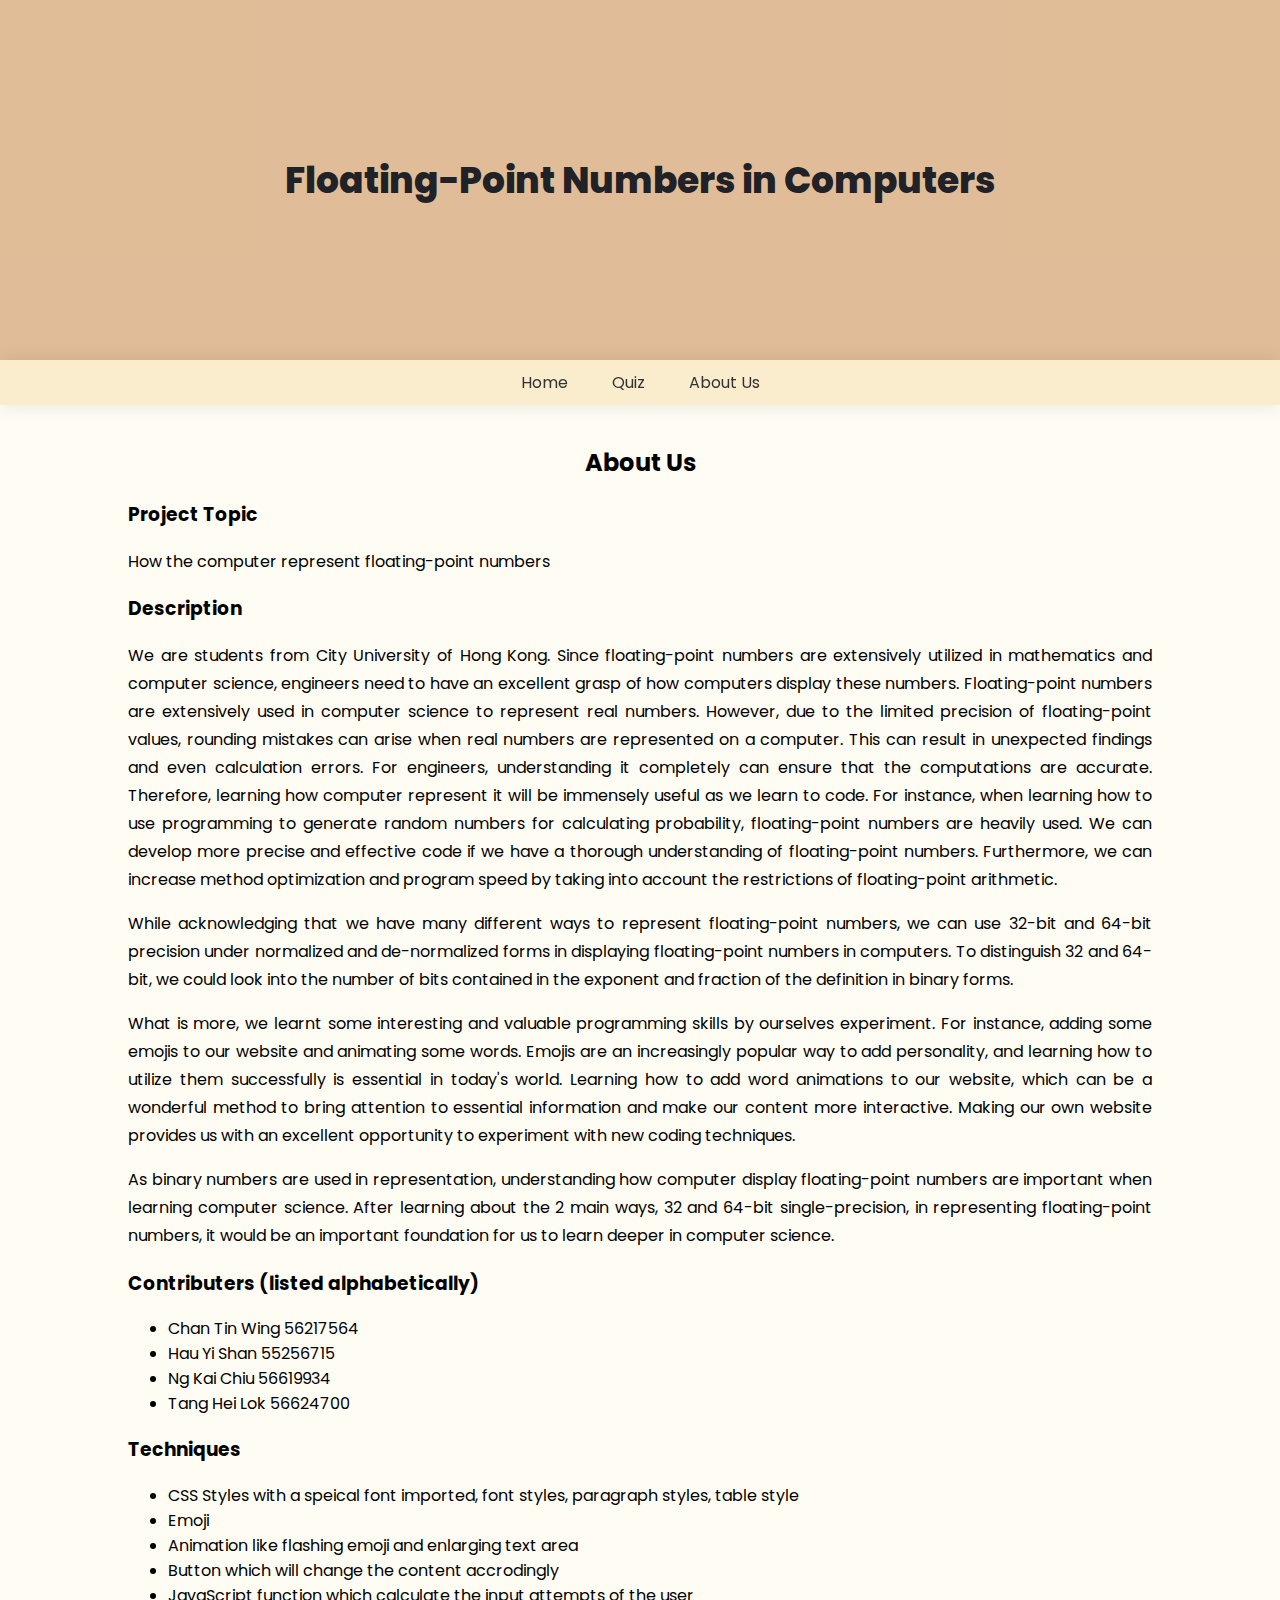
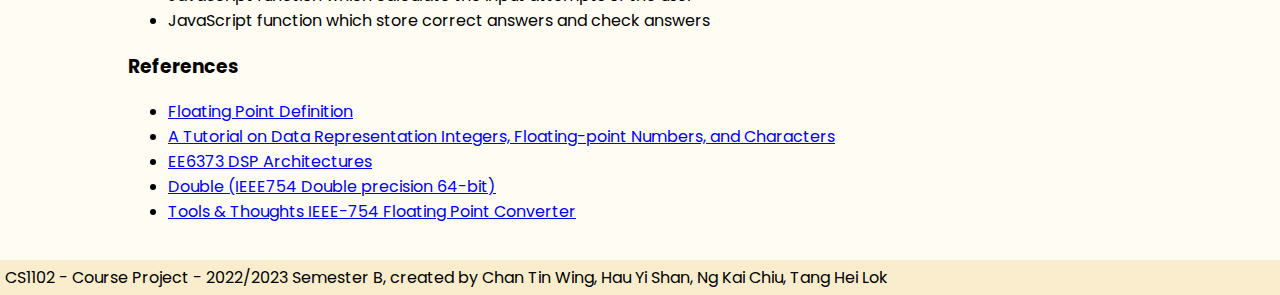
<file: aboutUs.html>
<!DOCTYPE html>
<html lang="en">

<head>
   <meta charset="utf-8">
   <link rel="stylesheet" href="styles/home.css">
   <title>About Us</title>
   <style>
      @import url('https://fonts.googleapis.com/css2?family=Poppins:wght@100;300;400;700;800&display=swap');
   </style>
</head>

<body>
   <header>
      <h1>Floating-Point Numbers in Computers</h1>
   </header>
   <nav>
      <a href="index.html">Home</a>
      <a href="quiz.html">Quiz</a>
      <a href="aboutUs.html">About Us</a>
   </nav>
</body>
<section>
   <h2>About Us</h2>
   <h3>Project Topic</h3>
   <p>How the computer represent floating-point numbers</p>
   <h3>Description</h3>
   <p>We are students from City University of Hong Kong. Since floating-point numbers are extensively utilized in
      mathematics and computer science, engineers need to have an excellent grasp of how computers display these
      numbers. Floating-point numbers are extensively used in computer science to represent real numbers. However, due
      to the limited precision of floating-point values, rounding mistakes can arise when real numbers are represented
      on a computer. This can result in unexpected findings and even calculation errors. For engineers, understanding it
      completely can ensure that the computations are accurate. Therefore, learning how computer represent it will be
      immensely useful as we learn to code. For instance, when learning how to use programming to generate random
      numbers for calculating probability, floating-point numbers are heavily used. We can develop more precise and
      effective code if we have a thorough understanding of floating-point numbers. Furthermore, we can increase method
      optimization and program speed by taking into account the restrictions of floating-point arithmetic.</p>
   <p>While acknowledging that we have many different ways to represent floating-point numbers, we can use 32-bit and
      64-bit precision under normalized and de-normalized forms in displaying floating-point numbers in
      computers. To distinguish 32 and 64-bit, we could look into the number of bits contained in the exponent and
      fraction of the definition in binary forms. </p>
   <p>What is more, we learnt some interesting and valuable programming skills by ourselves experiment. For instance,
      adding some emojis to our website and animating some words. Emojis are an increasingly popular way to add
      personality, and learning how to utilize them successfully is essential in today's world. Learning how to add word
      animations to our website, which can be a wonderful method to bring attention to essential information and make
      our content more interactive. Making our own website provides us with an excellent opportunity to experiment with
      new coding techniques.</p>
   <p>As binary numbers are used in representation, understanding how computer display floating-point numbers are
      important when learning computer science. After learning about the 2 main ways, 32 and 64-bit single-precision, in
      representing floating-point numbers, it would be an important foundation for us to learn deeper in computer
      science.</p>
   <h3>Contributers (listed alphabetically) </h3>
   <ul>
      <li>Chan Tin Wing 56217564</li>
      <li>Hau Yi Shan 55256715</li>
      <li>Ng Kai Chiu 56619934</li>
      <li>Tang Hei Lok 56624700</li>
   </ul>
   <h3>Techniques</h3>
   <ul>
      <li>CSS Styles with a speical font imported, font styles, paragraph styles, table style</li>
      <li>Emoji</li>
      <li>Animation like flashing emoji and enlarging text area</li>
      <li>Button which will change the content accrodingly</li>
      <li>JavaScript function which calculate the input attempts of the user</li>
      <li>JavaScript function which store correct answers and check answers</li>
   </ul>
   <h3>References</h3>
   <ul>
      <li><a rel="noopener" href="https://www.freecodecamp.org/news/floating-point-definition/amp"
            target="_blank">Floating Point Definition</a></li>
      <li><a rel="noopener" href="https://www3.ntu.edu.sg/home/ehchua/programming/java/datarepresentation.html"
            target="_blank">A Tutorial on Data Representation Integers, Floating-point Numbers, and Characters</a></li>
      <li><a rel="noopener" href="https://www.ece.unb.ca/tervo/ee6373/IEEE64.htm" target="_blank">EE6373 DSP
            Architectures</a></li>
      <li><a rel="noopener" href="https://www.binaryconvert.com/convert_double.html" target="_blank">Double (IEEE754
            Double precision 64-bit)</a></li>
      <li><a rel="noopener" href="https://www.h-schmidt.net/FloatConverter/IEEE754.html" target="_blank">Tools &
            Thoughts IEEE-754 Floating Point Converter</a></li>
   </ul>
</section>
<footer>CS1102 - Course Project - 2022/2023 Semester B, created by Chan Tin Wing, Hau Yi Shan, Ng Kai Chiu, Tang Hei Lok
</footer>

</html>
</file>
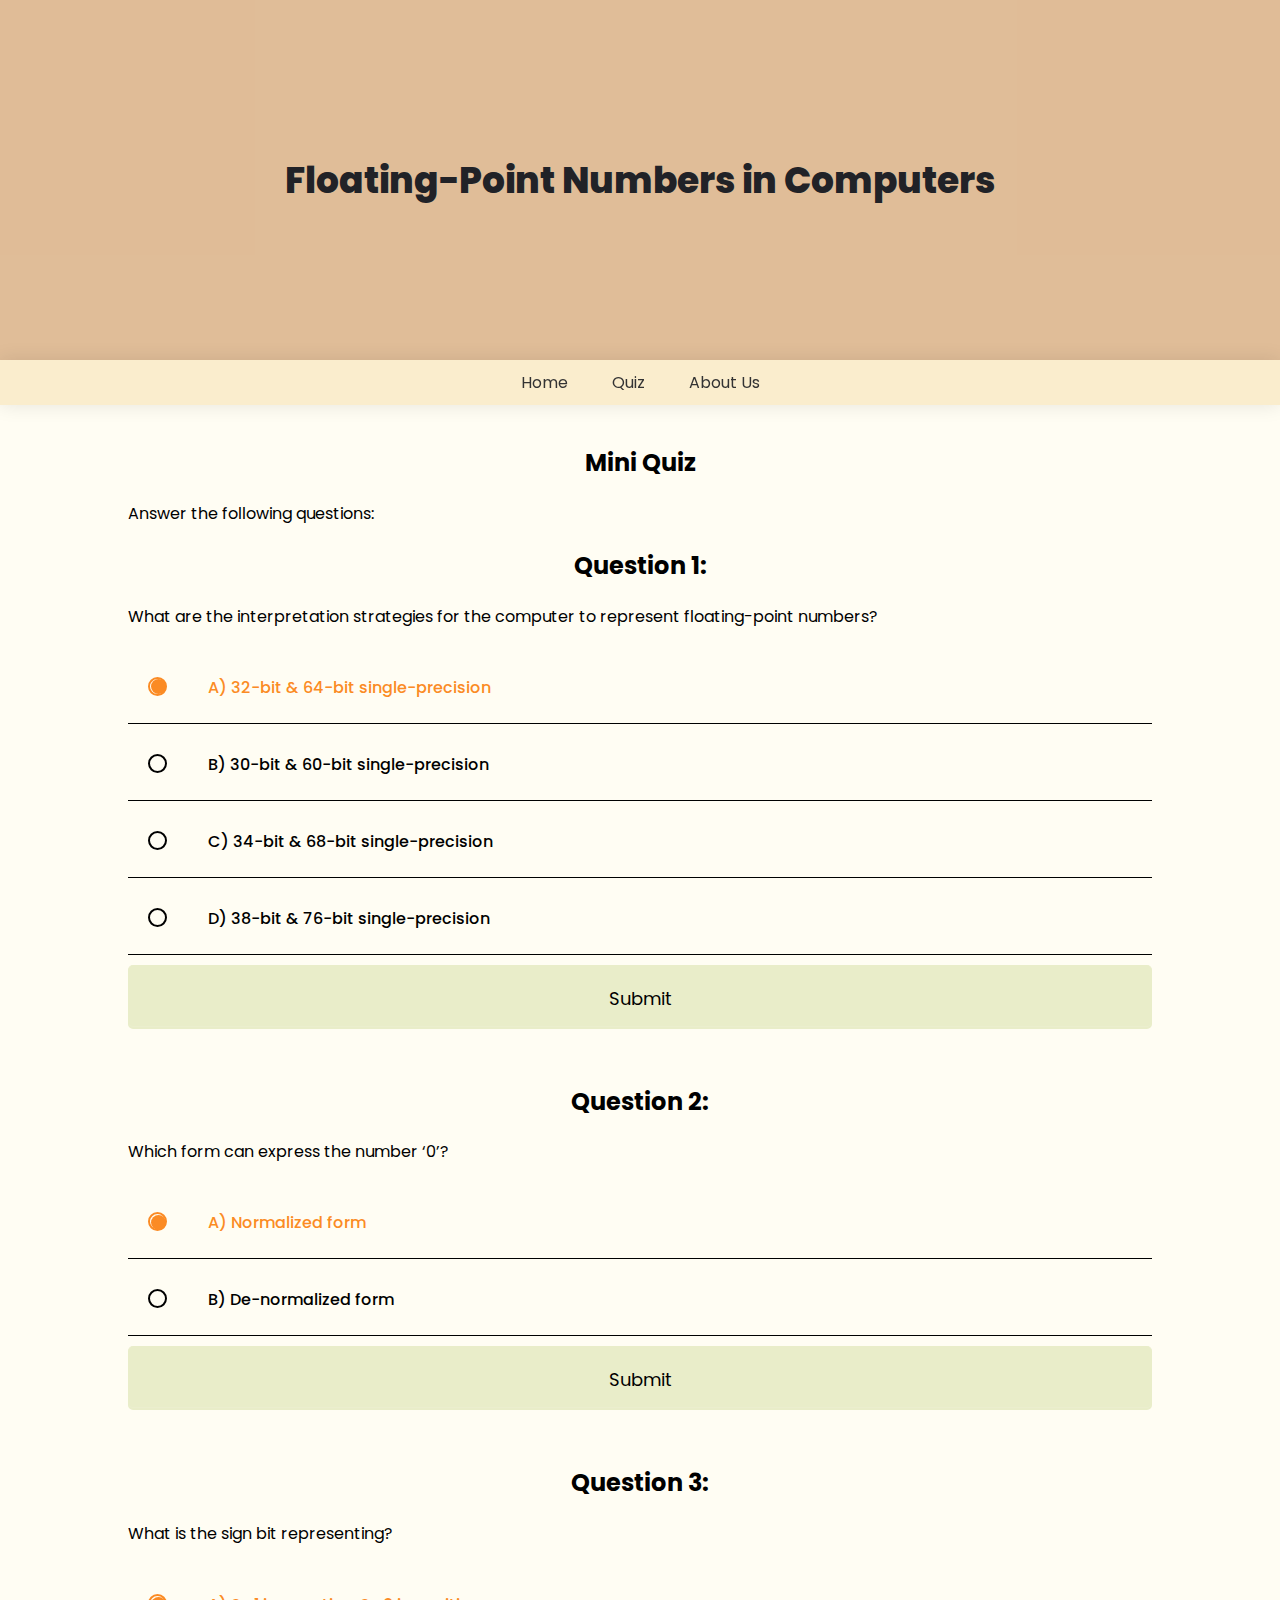
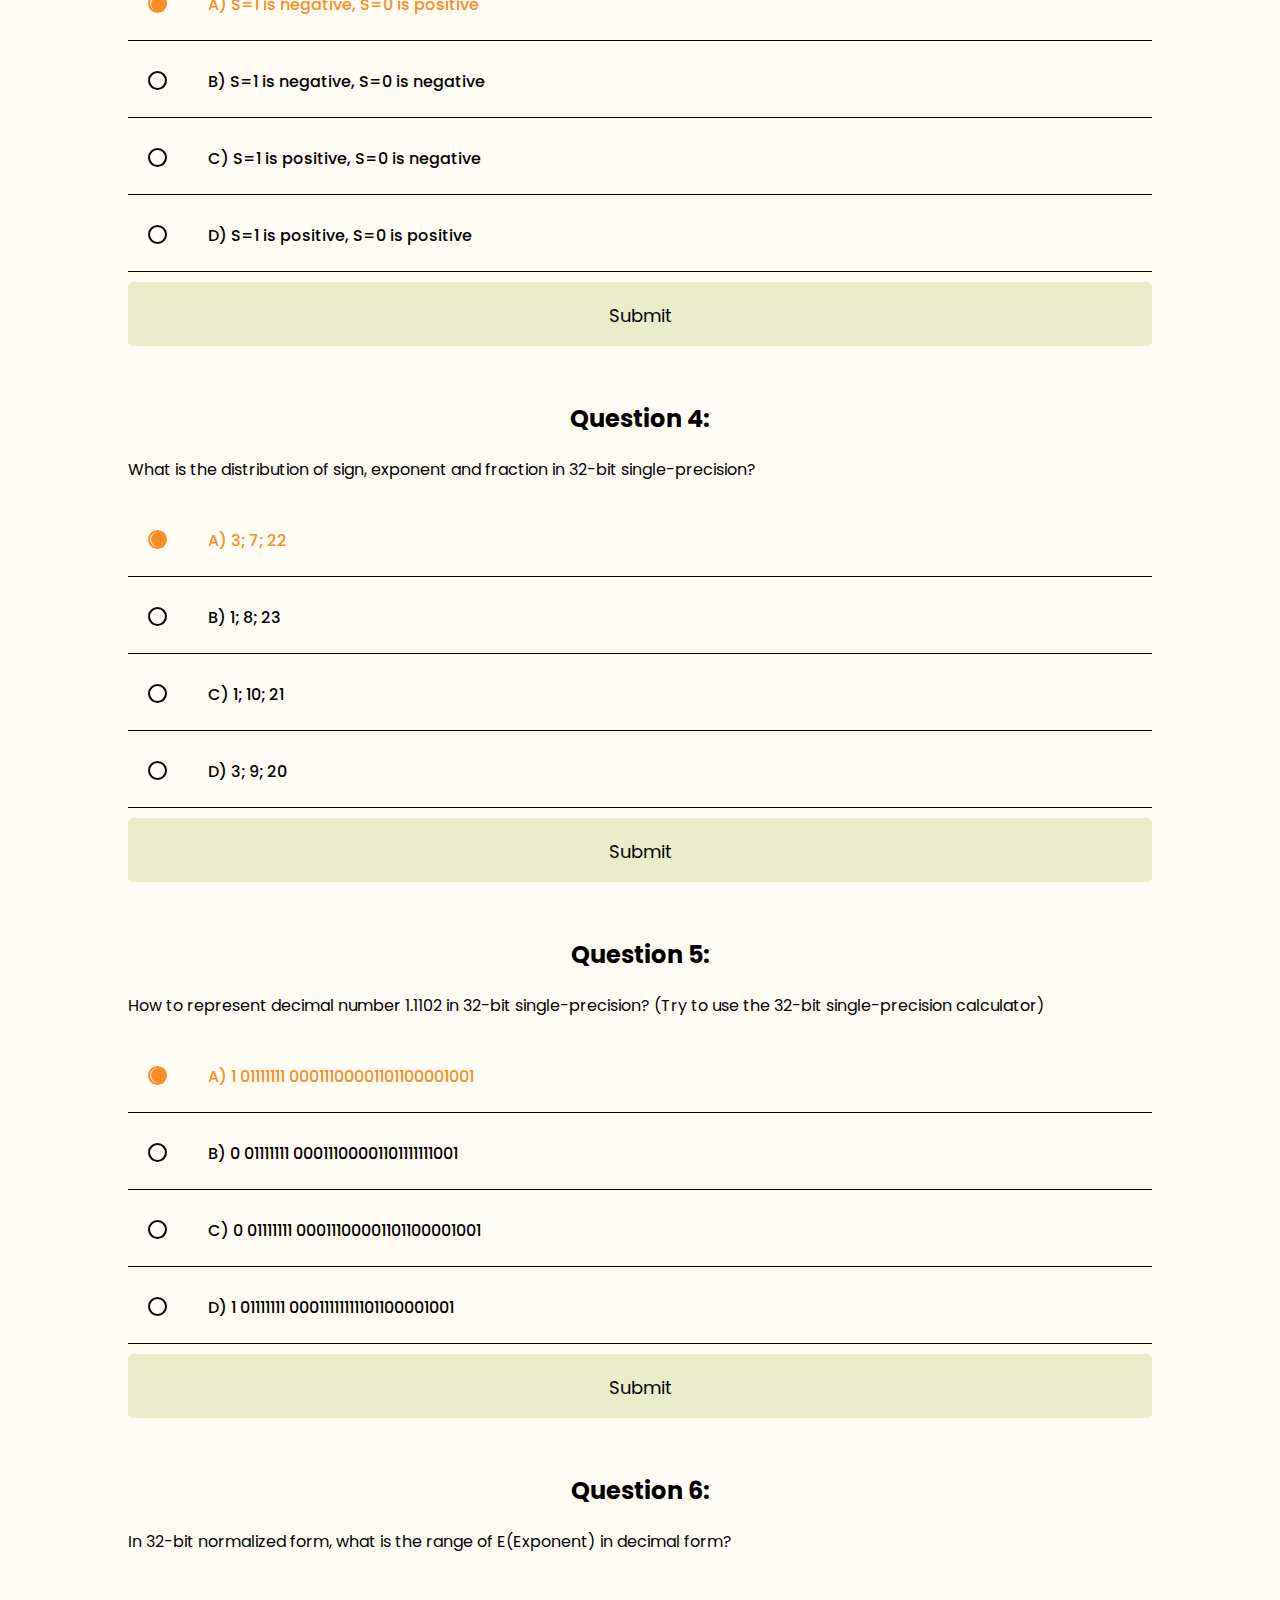
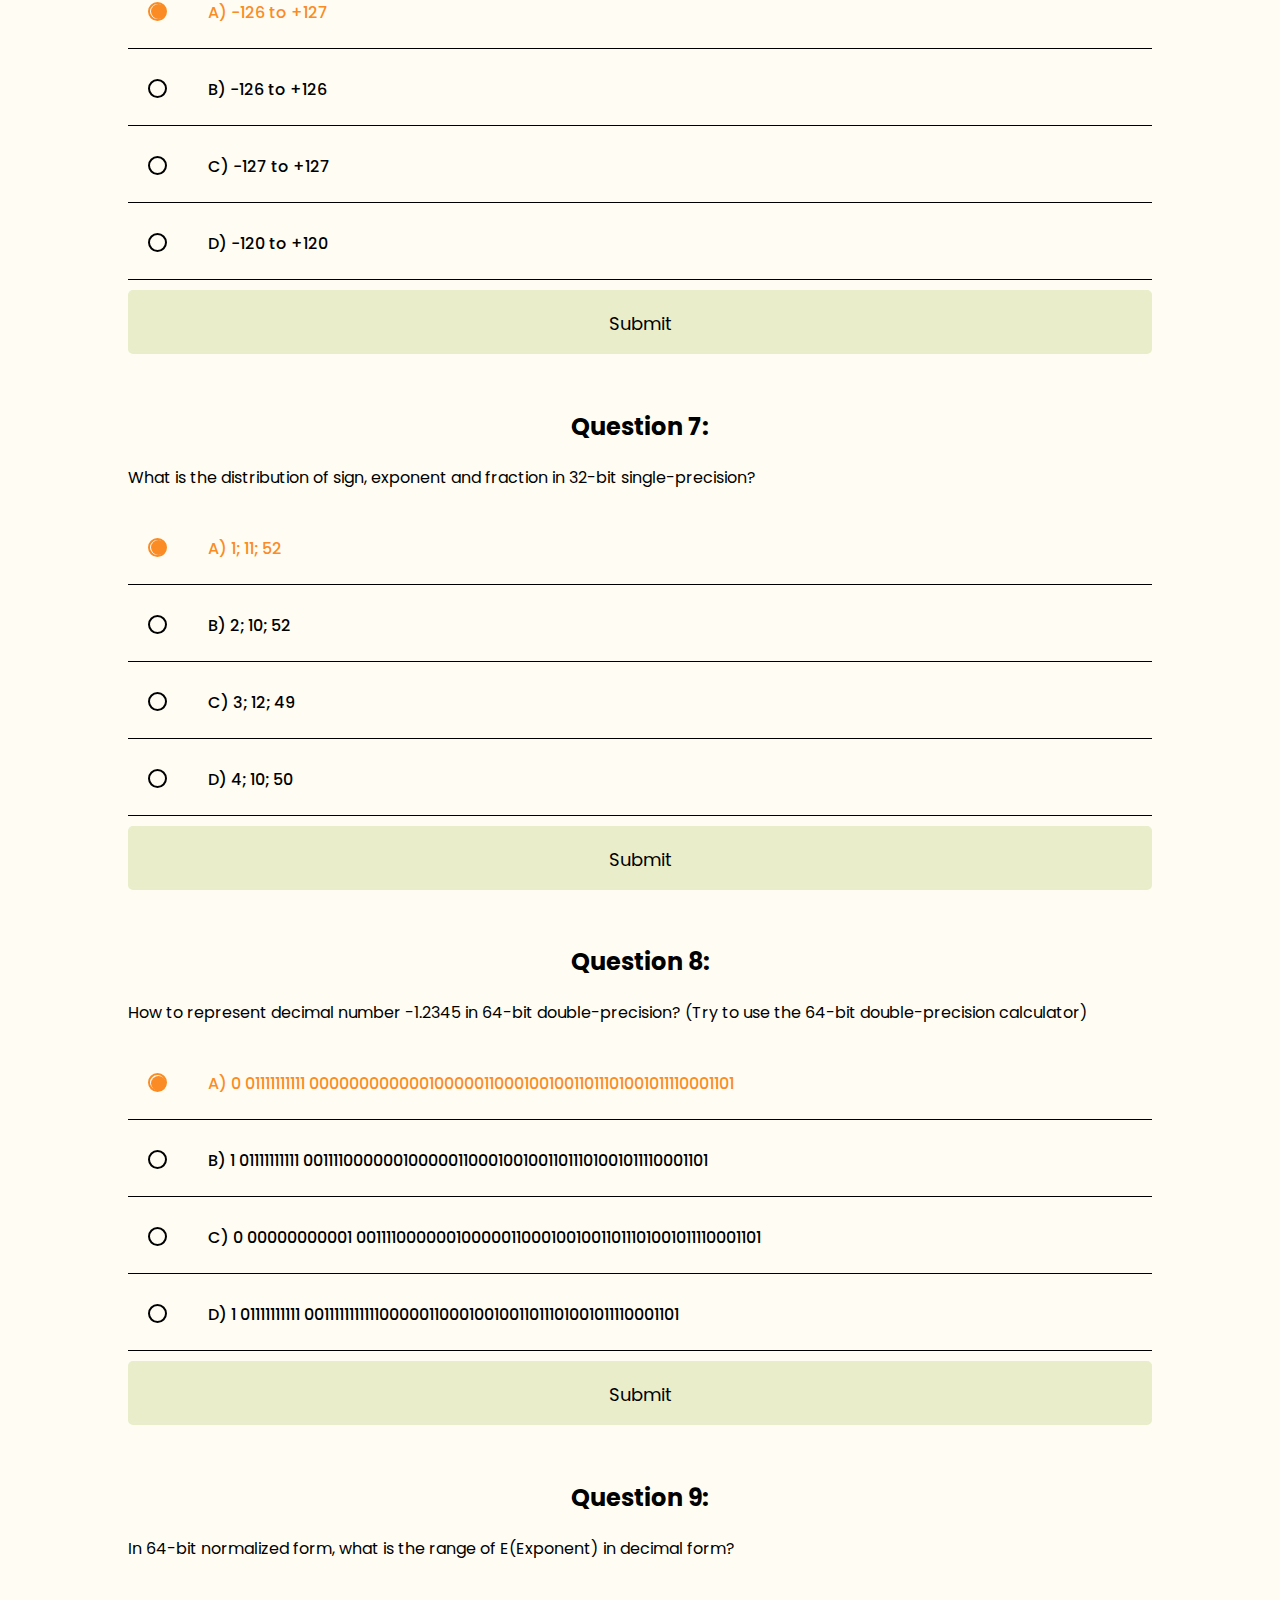
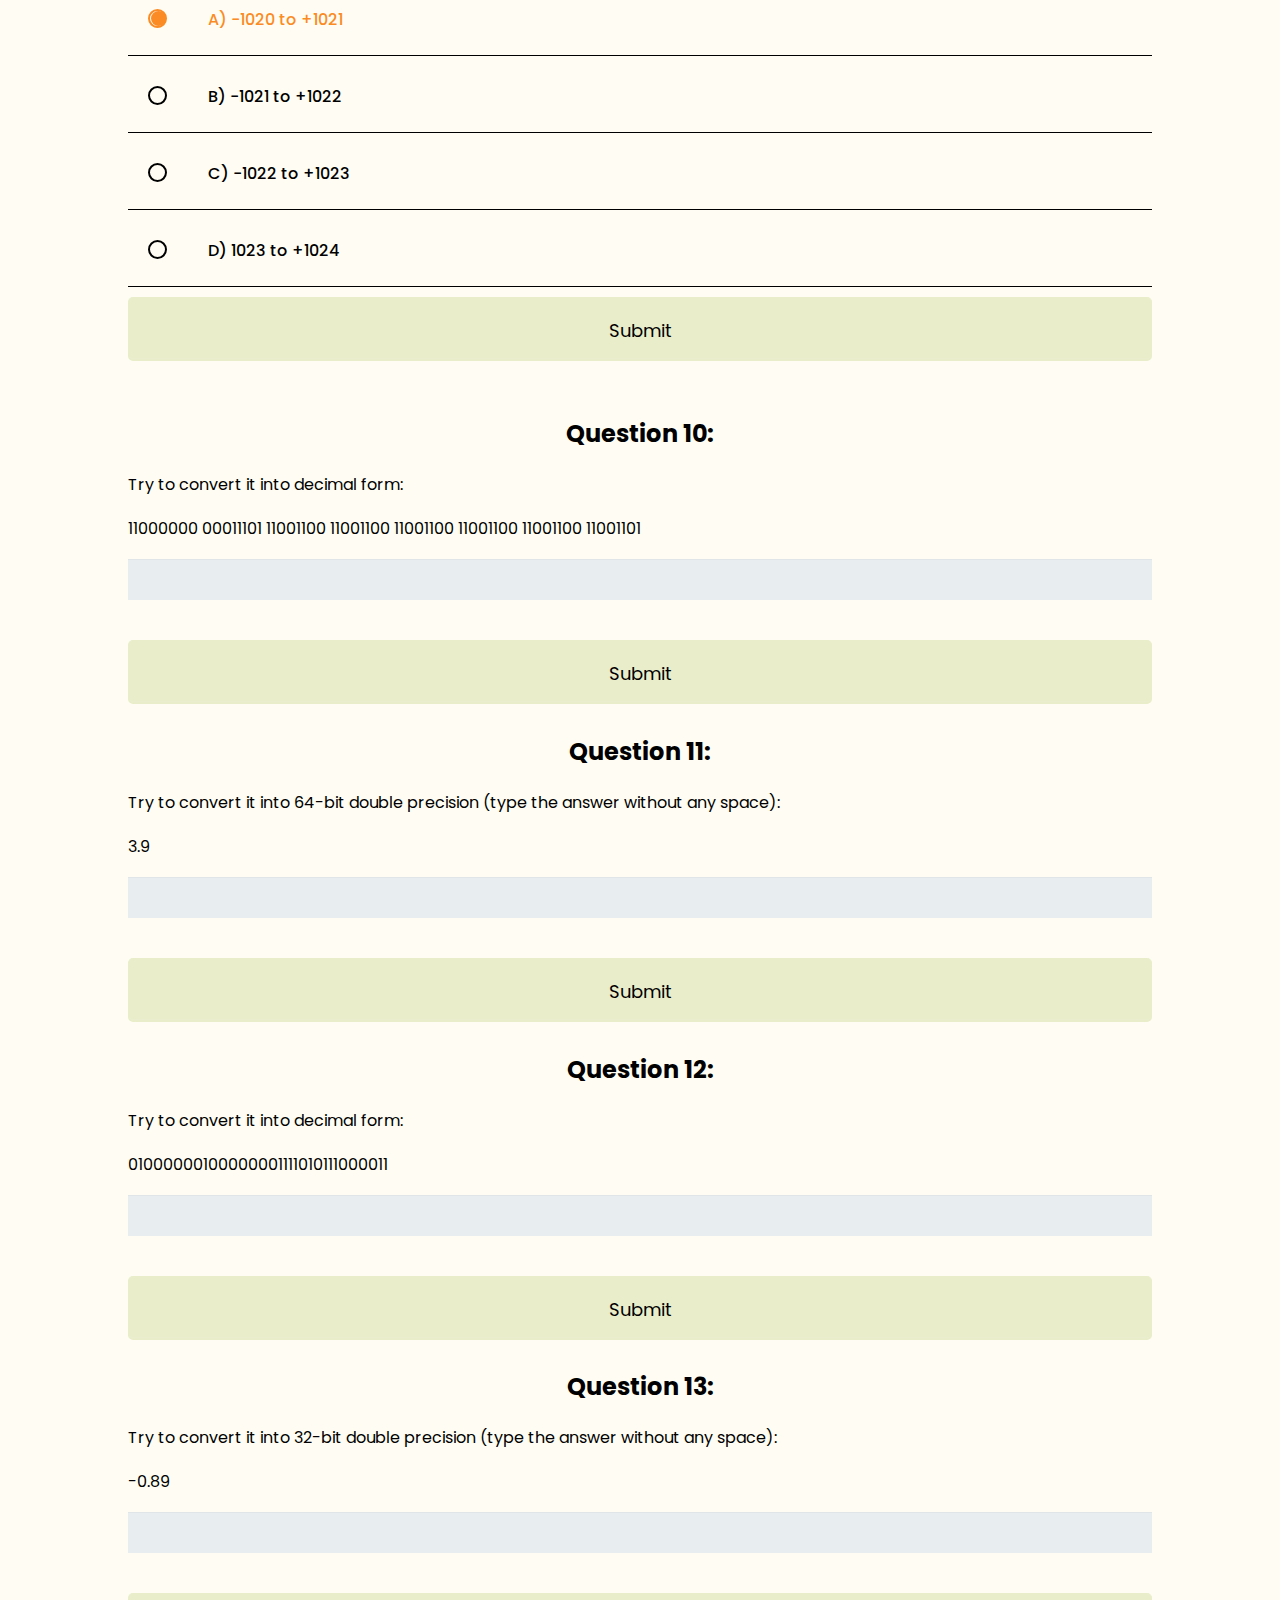
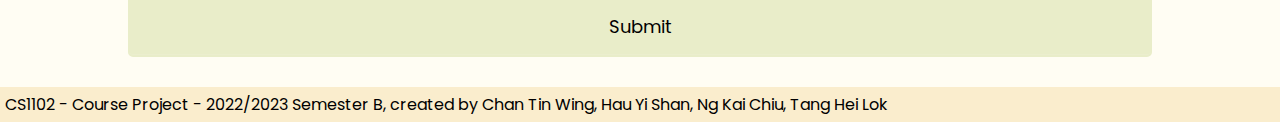
<file: quiz.html>
<!DOCTYPE html>
<html lang="en">
<script src="scripts/quiz.js"></script>

<head>
   <meta charset="utf-8">
   <link rel="stylesheet" href="styles/home.css">
   <link rel="stylesheet" href="styles/quiz.css">
   <style>
      @import url('https://fonts.googleapis.com/css2?family=Poppins:wght@100;300;400;700;800&display=swap');
   </style>
   <title>Mini Quiz for Floating-Point Numbers</title>
</head>

<body>
   <header>
      <h1>Floating-Point Numbers in Computers</h1>
   </header>
   <nav id="navbar">
      <a href="index.html">Home</a>
      <a href="quiz.html">Quiz</a>
      <a href="aboutUs.html">About Us</a>
   </nav>
   <section>
      <h2>Mini Quiz</h2>
      <p>Answer the following questions:</p>
      <div class="container">
         <form>
            <h2>Question 1:</h2>
            <p>What are the interpretation strategies for the computer to represent floating-point numbers?</p>
            <ul>
               <li>
                  <input type="radio" id="q1-a" name="1" value="a" checked="checked">
                  <label for="q1-a">A) 32-bit & 64-bit single-precision </label>
                  <div class="check"></div>
               </li>
               <li>
                  <input type="radio" id="q1-b" name="1" value="b">
                  <label for="q1-b">B) 30-bit & 60-bit single-precision </label>
                  <div class="check"></div>
               </li>
               <li>
                  <input type="radio" id="q1-c" name="1" value="c">
                  <label for="q1-c">C) 34-bit & 68-bit single-precision </label>
                  <div class="check"></div>
               </li>
               <li>
                  <input type="radio" id="q1-d" name="1" value="d">
                  <label for="q1-d">D) 38-bit & 76-bit single-precision </label>
                  <div class="check"></div>
               </li>
               <br>
               <input type="submit" value="Submit" onclick="checkAnswer(2, 1)">
               <div id='1'> </div>
               <br>

               <h2>Question 2:</h2>
               <p>Which form can express the number ‘0’?</p>
               <li>
                  <input type="radio" id="q2-a" name="2" value="a" checked="checked">
                  <label for="q2-a">A) Normalized form </label>
                  <div class="check"></div>
               </li>
               <li>
                  <input type="radio" id="q2-b" name="2" value="b">
                  <label for="q2-b">B) De-normalized form </label>
                  <div class="check"></div>
               </li>
               <input type="submit" value="Submit" onclick="checkAnswer(2, 2)">
               <div id='2'> </div>
               <br>

               <h2>Question 3:</h2>
               <p>What is the sign bit representing?</p>
               <li>
                  <input type="radio" id="q3-a" name="3" value="a" checked="checked">
                  <label for="q3-a">A) S=1 is negative, S=0 is positive </label>
                  <div class="check"></div>
               </li>
               <li>
                  <input type="radio" id="q3-b" name="3" value="b">
                  <label for="q3-b">B) S=1 is negative, S=0 is negative </label>
                  <div class="check"></div>
               </li>
               <li>
                  <input type="radio" id="q3-c" name="3" value="c">
                  <label for="q3-c">C) S=1 is positive, S=0 is negative </label>
                  <div class="check"></div>
               </li>

               <li>
                  <input type="radio" id="q3-d" name="3" value="d">
                  <label for="q3-d">D) S=1 is positive, S=0 is positive </label>
                  <div class="check"></div>
               </li>
               <input type="submit" value="Submit" onclick="checkAnswer(2, 3)">
               <div id='3'> </div>
               <br>

               <h2>Question 4:</h2>
               <p>What is the distribution of sign, exponent and fraction in 32-bit single-precision? </p>
               <li>
                  <input type="radio" id="q4-a" name="4" value="a" checked="checked">
                  <label for="q4-a">A) 3; 7; 22</label>
                  <div class="check"></div>
               </li>
               <li>
                  <input type="radio" id="q4-b" name="4" value="b">
                  <label for="q4-b">B) 1; 8; 23</label>
                  <div class="check"></div>
               </li>
               <li>
                  <input type="radio" id="q4-c" name="4" value="c">
                  <label for="q4-c">C) 1; 10; 21</label>
                  <div class="check"></div>
               </li>
               <li>
                  <input type="radio" id="q4-d" name="4" value="d">
                  <label for="q4-d">D) 3; 9; 20 </label>
                  <div class="check"></div>
               </li>

               <input type="submit" value="Submit" onclick="checkAnswer(2, 4)">
               <div id='4'> </div>
               <br>


               <h2>Question 5:</h2>
               <p>How to represent decimal number 1.1102 in 32-bit single-precision? (Try to use the 32-bit
                  single-precision calculator)</p>
               <li>
                  <input type="radio" id="q5-a" name="5" value="a" checked="checked">
                  <label for="q5-a">A) 1 01111111 00011100001101100001001 </label>
                  <div class="check"></div>
               </li>
               <li>
                  <input type="radio" id="q5-b" name="5" value="b">
                  <label for="q5-b">B) 0 01111111 00011100001101111111001 </label>
                  <div class="check"></div>
               </li>
               <li>
                  <input type="radio" id="q5-c" name="5" value="c">
                  <label for="q5-c">C) 0 01111111 00011100001101100001001 </label>
                  <div class="check"></div>
               </li>
               <li>
                  <input type="radio" id="q5-d" name="5" value="d">
                  <label for="q5-d">D) 1 01111111 00011111111101100001001</label>
                  <div class="check"></div>
               </li>

               <input type="submit" value="Submit" onclick="checkAnswer(2, 5)">
               <div id='5'> </div>
               <br>

               <h2>Question 6:</h2>
               <p>In 32-bit normalized form, what is the range of E(Exponent) in decimal form? </p>
               <li>
                  <input type="radio" id="q6-a" name="6" value="a" checked="checked">
                  <label for="q6-a">A) -126 to +127</label>
                  <div class="check"></div>
               </li>
               <li>
                  <input type="radio" id="q6-b" name="6" value="b">
                  <label for="q6-b">B) -126 to +126</label>
                  <div class="check"></div>
               </li>
               <li>
                  <input type="radio" id="q6-c" name="6" value="c">
                  <label for="q6-c">C) -127 to +127</label>
                  <div class="check"></div>
               </li>
               <li>
                  <input type="radio" id="q6-d" name="6" value="d">
                  <label for="q6-d">D) -120 to +120</label>
                  <div class="check"></div>
               </li>

               <input type="submit" value="Submit" onclick="checkAnswer(2, 6)">
               <div id='6'> </div>
               <br>

               <h2>Question 7:</h2>
               <p>What is the distribution of sign, exponent and fraction in 32-bit single-precision?</p>
               <li>
                  <input type="radio" id="q7-a" name="7" value="a" checked="checked">
                  <label for="q7-a">A) 1; 11; 52</label>
                  <div class="check"></div>
               </li>
               <li>
                  <input type="radio" id="q7-b" name="7" value="b">
                  <label for="q7-b">B) 2; 10; 52</label>
                  <div class="check"></div>
               </li>
               <li>
                  <input type="radio" id="q7-c" name="7" value="c">
                  <label for="q7-c">C) 3; 12; 49</label>
                  <div class="check"></div>
               </li>
               <li>
                  <input type="radio" id="q7-d" name="7" value="d">
                  <label for="q7-d">D) 4; 10; 50</label>
                  <div class="check"></div>
               </li>

               <input type="submit" value="Submit" onclick="checkAnswer(2, 7)">
               <div id='7'> </div>
               <br>

               <h2>Question 8:</h2>
               <p>How to represent decimal number -1.2345 in 64-bit double-precision? (Try to use the 64-bit
                  double-precision calculator) </p>
               <li>
                  <input type="radio" id="q8-a" name="8" value="a" checked="checked">
                  <label for="q8-a">A) 0 01111111111 0000000000001000001100010010011011101001011110001101</label>
                  <div class="check"></div>
               </li>
               <li>
                  <input type="radio" id="q8-b" name="8" value="b">
                  <label for="q8-b">B) 1 01111111111 0011110000001000001100010010011011101001011110001101</label>
                  <div class="check"></div>
               </li>
               <li>
                  <input type="radio" id="q8-c" name="8" value="c">
                  <label for="q8-c">C) 0 00000000001 0011110000001000001100010010011011101001011110001101</label>
                  <div class="check"></div>
               </li>
               <li>
                  <input type="radio" id="q8-d" name="8" value="d">
                  <label for="q8-d">D) 1 01111111111 0011111111111000001100010010011011101001011110001101</label>
                  <div class="check"></div>
               </li>
               <input type="submit" value="Submit" onclick="checkAnswer(2, 8)">
               <div id='8'> </div>
               <br>

               <h2>Question 9:</h2>
               <p>In 64-bit normalized form, what is the range of E(Exponent) in decimal form?</p>
               <li>
                  <input type="radio" id="q9-a" name="9" value="a" checked="checked">
                  <label for="q9-a">A) -1020 to +1021 </label>
                  <div class="check"></div>
               </li>
               <li>
                  <input type="radio" id="q9-b" name="9" value="b">
                  <label for="q9-b">B) -1021 to +1022 </label>
                  <div class="check"></div>
               </li>
               <li>
                  <input type="radio" id="q9-c" name="9" value="c">
                  <label for="q9-c">C) -1022 to +1023 </label>
                  <div class="check"></div>
               </li>
               <li>
                  <input type="radio" id="q9-d" name="9" value="d">
                  <label for="q9-d">D) 1023 to +1024 </label>
                  <div class="check"></div>
               </li>

               <input type="submit" value="Submit" onclick="checkAnswer(2, 9)">
               <div id='9'> </div>
               <br>

               <h2>Question 10:</h2>
               <p>Try to convert it into decimal form:</p>
               <p>11000000 00011101 11001100 11001100 11001100 11001100 11001100 11001101</p>
               <input type="text" id="q10" name="10">
               <input type="submit" value="Submit" onclick="checkAnswer(1, 10)">
               <div id='10'> </div>
            </ul>

            <h2>Question 11:</h2>
            <p>Try to convert it into 64-bit double precision (type the answer without any space):</p>
            <p>3.9</p>
            <input type="text" id="q11" name="11">
            <input type="submit" value="Submit" onclick="checkAnswer(1, 11)">
            <div id='11'> </div>

            <h2>Question 12:</h2>
            <p>Try to convert it into decimal form: </p>
            <p>01000000100000001111010111000011</p>
            <input type="text" id="q12" name="12">
            <input type="submit" value="Submit" onclick="checkAnswer(1, 12)">
            <div id='12'> </div>

            <h2>Question 13:</h2>
            <p>Try to convert it into 32-bit double precision (type the answer without any space):</p>
            <p>-0.89</p>
            <input type="text" id="q13" name="13">
            <input type="submit" value="Submit" onclick="checkAnswer(1, 13)">
            <div id='13'> </div>
         </form>
      </div>
   </section>
   <footer>CS1102 - Course Project - 2022/2023 Semester B, created by Chan Tin Wing, Hau Yi Shan, Ng Kai Chiu, Tang Hei
      Lok</footer>
</body>

</html>
</file>
<file: styles/home.css>
html {
	font-family: 'Poppins', sans-serif;
}

body {
	background-color: rgba(254, 250, 224, 0.4);
	;
	margin: 0;
	padding: 0;
}

header {
	align-items: center;
	text-align: center;
	justify-content: center;
	background-color: #d4a373b7;
	height: 40vh;
	padding: 0 2em;
	display: flex;
	color: #212227;

}

h1 {
	margin: 0;
	font-size: 36px;
	font-weight: 800;
}

h2 {
	text-align: center;
}

p {
	text-align: justify;
	font-weight: 400;
	line-height: 28px;
}

nav {
	background-color: #faedcd;
	box-shadow: 0 0 20px rgba(0, 0, 0, 0.1);
	padding: 10px;
	text-align: center;
	position: sticky;
	top: 0px;
	z-index: 1;
}

.nav-sticky {
	position: fixed;
	top: 0;
	width: 100%;
}

nav a {
	color: #333;
	text-decoration: none;
	padding: 10px;
	margin: 0 10px;
	border-radius: 5px;
}

nav a:hover {
	background-color: #e9edc9;
	color: #2b2d42;
}

section {
	width: 80%;
	margin: 0 auto;
	padding: 20px;
}

.scroll-down {
	height: 50px;

	display: block;
	align-items: center;
	justify-content: center;
	text-align: center;
}

.scroll-down span {
	font-size: 16px;
	font-weight: 600;
	color: #DC143C;
	margin-bottom: 10px;
	animation: bounce 5s ease-in-out infinite;
}

.caution {
	height: 50px;
	position: relative;
	display: block;
	align-items: center;
	justify-content: center;
	text-align: center;

}

.caution .caution-emoji {
	font-size: 16px;
	font-weight: 600;
	color: #DC143C;
	margin-bottom: 10px;
	animation: caution 1s ease-in-out infinite;
}

table {
	width: 100%;
	border: 1px solid;
	border-collapse: collapse;
}

th,
td {
	text-align: center;
	border: 1px solid;
}

th {
	background-color: #e9edc9;
}

footer {
	background-color: #faedcd;
	padding: 5px;
}

@keyframes bounce {
	0% {
		transform: translateY(0);

	}

	50% {
		transform: translateY(-10px);
		font-size: large;
	}

	100% {
		transform: translateY(0);
		font-size: normal;
	}
}

@keyframes caution {
	50% {
		opacity: 0;
	}
}

.custom-button {
	width: 125px;
	height: 40px;
	border-radius: 5px;
	padding: 10px 25px;
	font-family: 'Poppins', sans-serif;
	font-weight: 500;
	background-color: rgba(183, 183, 164, 0.5);
	cursor: pointer;
	transition: all 0.3s ease;
	position: relative;
	display: inline-block;
	box-shadow: inset 2px 2px 2px 0px rgba(255, 255, 255, .5),
		7px 7px 20px 0px rgba(0, 0, 0, .1),
		4px 4px 5px 0px rgba(0, 0, 0, .1);
	outline: none;
}

.homeButton {
	border: none;
	color: #000;
}

.homeButton:after {
	position: absolute;
	content: "";
	width: 0;
	height: 100%;
	top: 0;
	left: 0;
	direction: rtl;
	z-index: -1;
	box-shadow:
		-7px -7px 20px 0px #fff9,
		-4px -4px 5px 0px #fff9,
		7px 7px 20px 0px #0002,
		4px 4px 5px 0px #0001;
	transition: all 0.3s ease;
}

.homeButton:hover {
	color: #ef233c;
}

.homeButton:hover:after {
	left: auto;
	right: 0;
	width: 100%;
}

.homeButton:active {
	top: 2px;
}
</file>
<file: styles/quiz.css>
.container ul{
   list-style: none;
   margin: 0;
   padding: 0;
   overflow: auto;
 }
 
 ul li{
   color: #000;
   display: block;
   position: relative;
   float: left;
   width: 100%;
   border-bottom: 1px solid #000;
 }
 
 ul li input[type=radio]{
   position: absolute;
   visibility: hidden;
 }
 
 ul li label{
   display: block;
   position: relative;
   font-weight: 500;
   font-size: 1em;
   padding: 18px 10px 8px 80px;
   margin: 10px auto;
   height: 30px;
   cursor: pointer;
   transition: all 0.25s linear;
 }
 
 ul li:hover label{
    color: #a5a58d;
 }
 
 ul li .check{
   display: block;
   position: absolute;
   border: 2px solid #000;
   border-radius: 100%;
   height: 15px;
   width: 15px;
   top: 30px;
   left: 20px;
   transition: border .25s linear;
 }
 
 ul li:hover .check {
   border: 2px solid #ccd5ae;
 }
 
 ul li .check::before {
   display: block;
   position: absolute;
   content: '';
   border-radius: 100%;
   height: 15px;
   width: 15px;
   top: 0.25px;
   left: 0.7px;
   margin: auto;
   transition: background 0.25s linear;
 }
 
 input[type=radio]:checked ~ .check {
   border: 2px solid #fb8b24;
 }
 
 input[type=radio]:checked ~ .check::before{
   background: #fb8b24;
 }
 
 input[type=radio]:checked ~ label{
   color: #fb8b24;
 }

input[type="text"] {
  background: rgba(255,255,255,0.1);
  font-family: "Poppins", sans-serif;
  border: none;
  font-size: 16px;
  height: auto;
  margin: 0;
  outline: 0;
  padding: 8px 0 8px 0;
  width: 100%;
  background-color: #e8eeef;
  color: #011627;
  box-shadow: 0 1px 0 rgba(0,0,0,0.03) inset;
  margin-bottom: 30px;
}

input[type="submit"] {
   margin-top: 10px;
   padding: 19px 30px 15px 30px;
   color: #000;
   background-color: #e9edc9;
   font-size: 18px;
   text-align: center;
   font-style: normal;
   font-family: "Poppins", sans-serif;
   border-radius: 5px;
   width: 100%;
   border: 1px solid #e9edc9;
   border-width: 1px 1px 2px;
   box-shadow: 0 -1px 0 rgba(255,255,255,0.1) inset;
   margin-bottom: 10px;
 }
</file>
